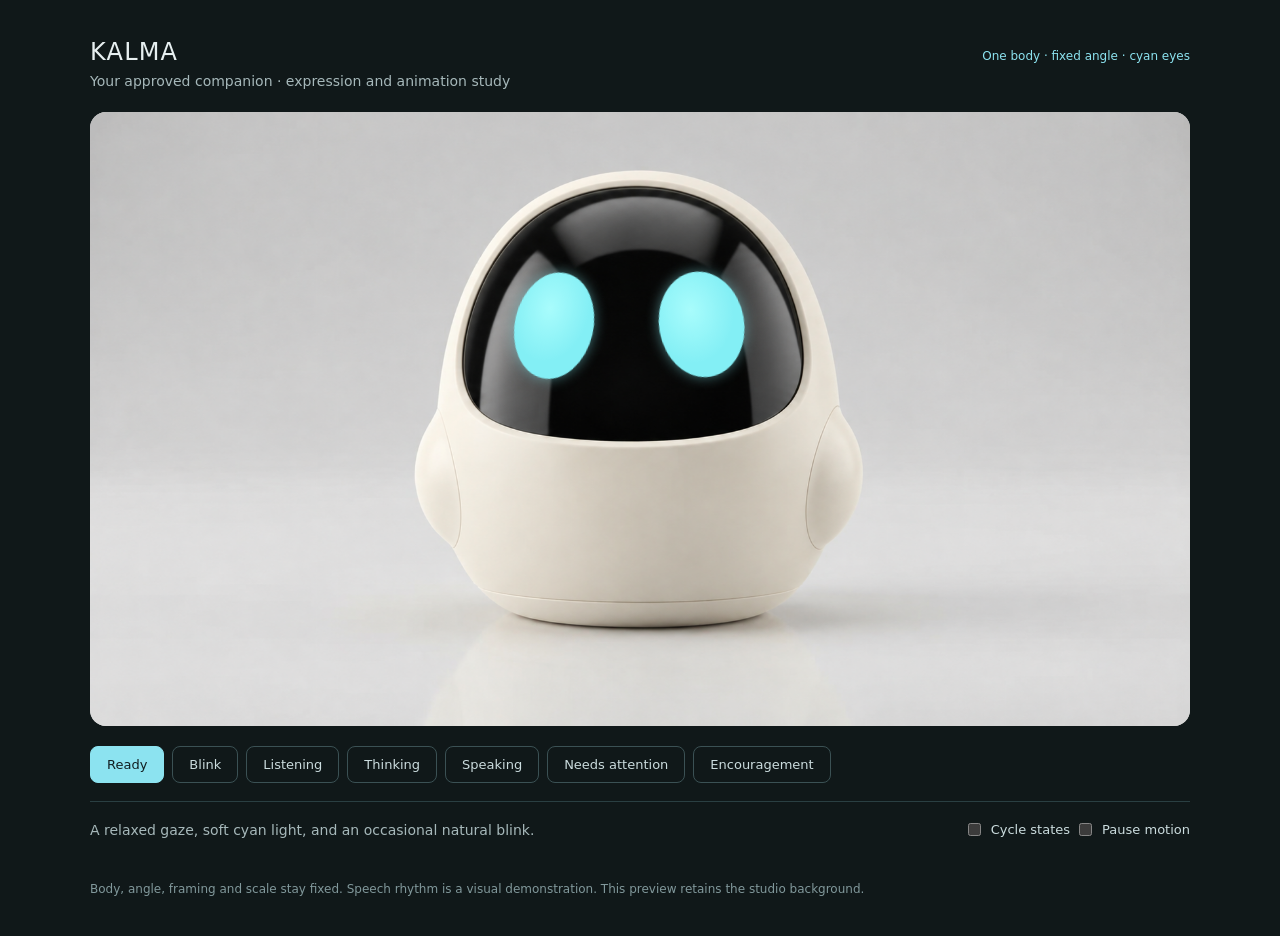
<file: outputs/kalma-approved-v1/index.html>
<!doctype html>
<html lang="en">
<head>
  <meta charset="utf-8">
  <meta name="viewport" content="width=device-width, initial-scale=1">
  <title>KALMA · Expression preview</title>
  <style>
    :root { color-scheme: dark; font-family: 'Segoe UI', system-ui, sans-serif; background: #101819; color: #e7eff0; }
    * { box-sizing: border-box; }
    body { margin: 0; }
    main { width: min(1100px, calc(100% - 40px)); margin: 38px auto; }
    header { display: flex; justify-content: space-between; align-items: baseline; gap: 24px; margin-bottom: 20px; }
    h1 { font-size: 24px; font-weight: 500; letter-spacing: .05em; margin: 0 0 5px; }
    p { color: #a6b8ba; font-size: 14px; line-height: 1.5; margin: 0; }
    .tag { font-size: 12px; color: #8ce3f0; white-space: nowrap; }
    #stage { position: relative; width: 100%; aspect-ratio: 1678 / 937; overflow: hidden; background: #cecece; border-radius: 16px; }
    #stage img, #stage svg { display: block; position: absolute; inset: 0; width: 100%; height: 100%; }
    #stage svg { overflow: hidden; }
    .controls { display: flex; flex-wrap: wrap; gap: 8px; margin: 20px 0 18px; }
    button { font: inherit; font-size: 13px; border: 1px solid #3b5154; border-radius: 8px; padding: 10px 16px; color: #cbdcde; background: transparent; cursor: pointer; }
    button[aria-pressed="true"] { color: #111e20; background: #8ce3f0; border-color: #8ce3f0; }
    button:hover { border-color: #b2f3f5; }
    button:focus-visible, input:focus-visible { outline: 3px solid #e7b86d; outline-offset: 4px; }
    footer { display: flex; gap: 16px; flex-wrap: wrap; justify-content: space-between; border-top: 1px solid #2a3f42; padding-top: 18px; }
    label { color: #cbdcde; font-size: 13px; display: inline-flex; align-items: center; gap: 7px; }
    input { accent-color: #8ce3f0; }
    #description { max-width: 620px; min-height: 42px; }
    .note { margin-top: 18px; font-size: 12px; color: #81989b; }
    body.export { background: transparent; }
    body.export main { width: 100%; margin: 0; }
    body.export header, body.export .controls, body.export footer, body.export .note { display: none; }
    body.export #stage { border-radius: 0; }
    @media (max-width: 600px) { main { width: calc(100% - 24px); margin: 24px auto; } header { align-items: flex-start; flex-direction: column; gap: 8px; } button { padding: 9px 12px; } }
  </style>
</head>
<body>
  <main>
    <header><div><h1>KALMA</h1><p>Your approved companion · expression and animation study</p></div><span class="tag">One body · fixed angle · cyan eyes</span></header>
    <div id="stage" role="img" aria-label="KALMA, ready"><img src="robot-base.png" alt="" draggable="false"><svg id="face" viewBox="0 0 1678 937" aria-hidden="true"></svg></div>
    <nav class="controls" aria-label="Companion expression">
      <button data-state="ready" aria-pressed="true">Ready</button>
      <button data-state="blink" aria-pressed="false">Blink</button>
      <button data-state="listening" aria-pressed="false">Listening</button>
      <button data-state="thinking" aria-pressed="false">Thinking</button>
      <button data-state="speaking" aria-pressed="false">Speaking</button>
      <button data-state="error" aria-pressed="false">Needs attention</button>
      <button data-state="happy" aria-pressed="false">Encouragement</button>
    </nav>
    <footer><p id="description" aria-live="polite"></p><div><label><input id="cycle" type="checkbox">Cycle states</label> <label><input id="pause" type="checkbox">Pause motion</label></div></footer>
    <p class="note">Body, angle, framing and scale stay fixed. Speech rhythm is a visual demonstration. This preview retains the studio background.</p>
  </main>
  <script src="companion.js?v=visor-v2"></script>
</body>
</html>
</file>
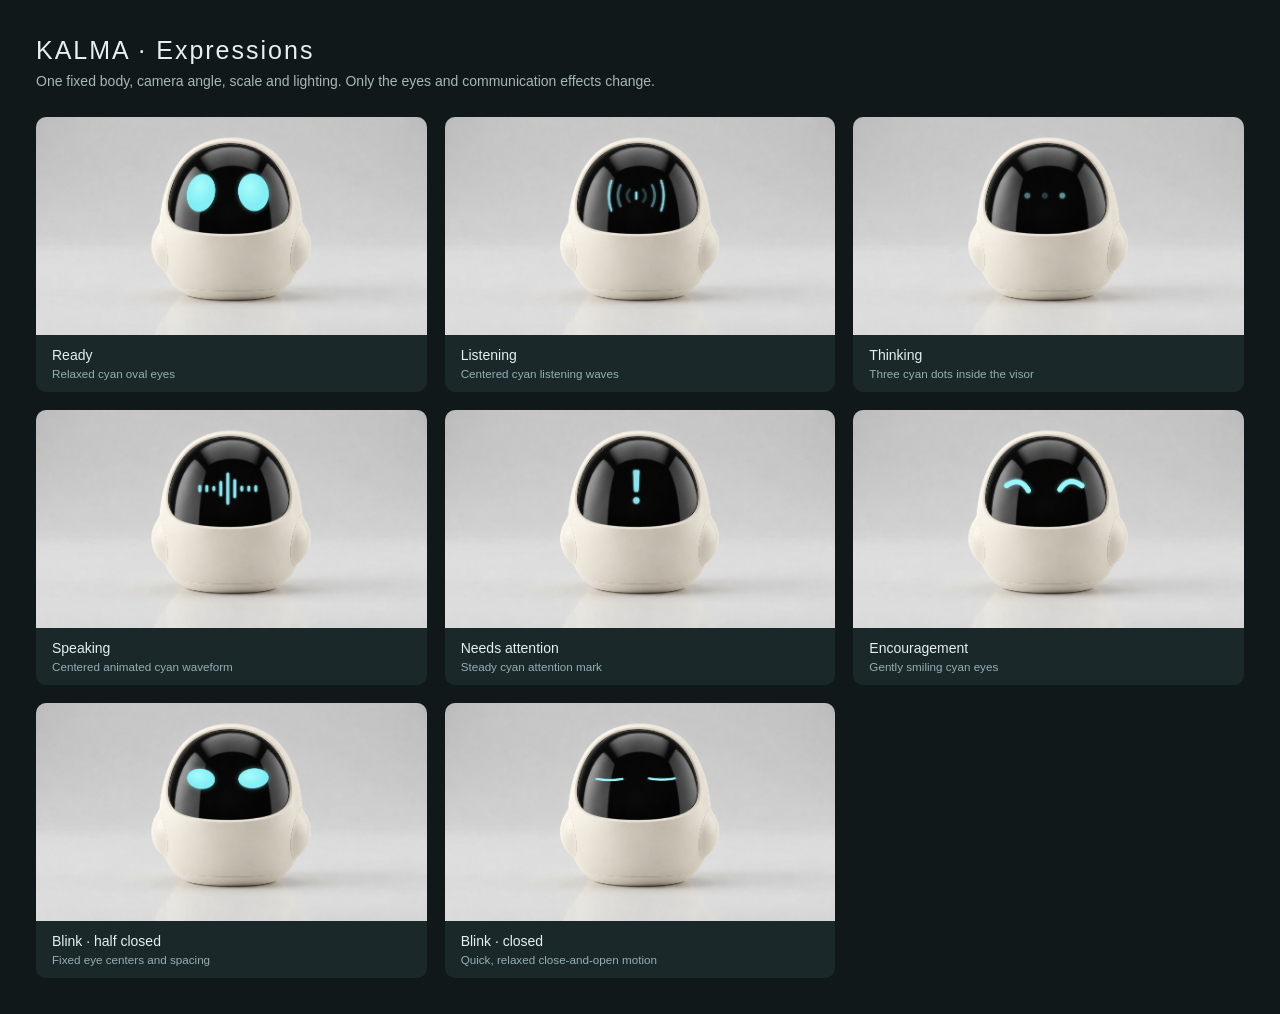
<file: outputs/kalma-approved-v1/contact-sheet.html>
<!doctype html><html lang="en"><meta charset="utf-8"><title>KALMA expressions</title>
<style>*{box-sizing:border-box}body{margin:0;padding:36px;background:#101819;color:#e7eff0;font-family:'Segoe UI',sans-serif}h1{font-size:25px;font-weight:500;letter-spacing:.08em;margin:0 0 8px}p{font-size:14px;color:#a6b8ba;margin:0 0 28px}.grid{display:grid;grid-template-columns:repeat(3,1fr);gap:18px}figure{margin:0;background:#1a282a;border-radius:10px;overflow:hidden}img{display:block;width:100%}figcaption{padding:12px 16px;font-size:14px}small{color:#94b0b3;display:block;margin-top:4px}</style>
<h1>KALMA · Expressions</h1><p>One fixed body, camera angle, scale and lighting. Only the eyes and communication effects change.</p>
<div class="grid">
<figure><img src="frames/ready.png"><figcaption>Ready<small>Relaxed cyan oval eyes</small></figcaption></figure>
<figure><img src="frames/listening-2.png"><figcaption>Listening<small>Centered cyan listening waves</small></figcaption></figure>
<figure><img src="frames/thinking-3.png"><figcaption>Thinking<small>Three cyan dots inside the visor</small></figcaption></figure>
<figure><img src="frames/speaking-2.png"><figcaption>Speaking<small>Centered animated cyan waveform</small></figcaption></figure>
<figure><img src="frames/needs-attention.png"><figcaption>Needs attention<small>Steady cyan attention mark</small></figcaption></figure>
<figure><img src="frames/encouragement.png"><figcaption>Encouragement<small>Gently smiling cyan eyes</small></figcaption></figure>
<figure><img src="frames/blink-half.png"><figcaption>Blink · half closed<small>Fixed eye centers and spacing</small></figcaption></figure>
<figure><img src="frames/blink-closed.png"><figcaption>Blink · closed<small>Quick, relaxed close-and-open motion</small></figcaption></figure>
</div></html>
</file>
